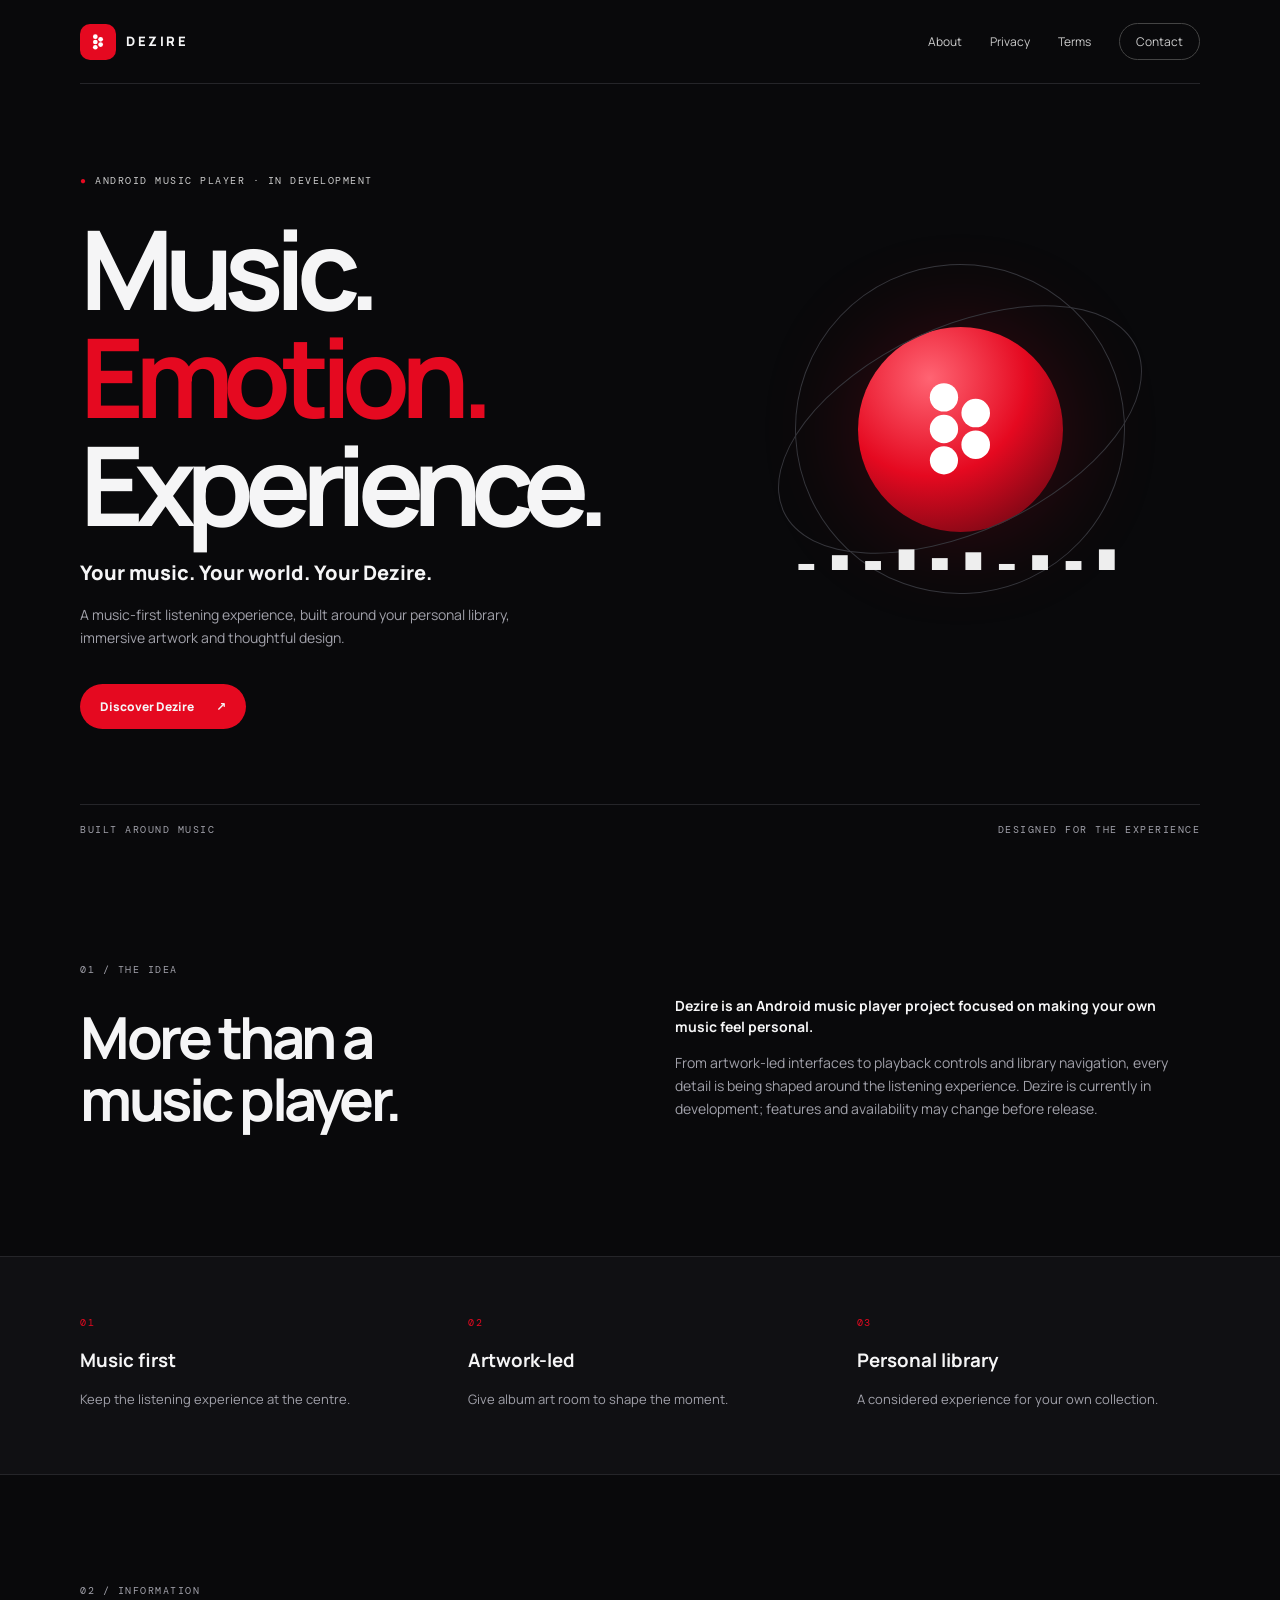
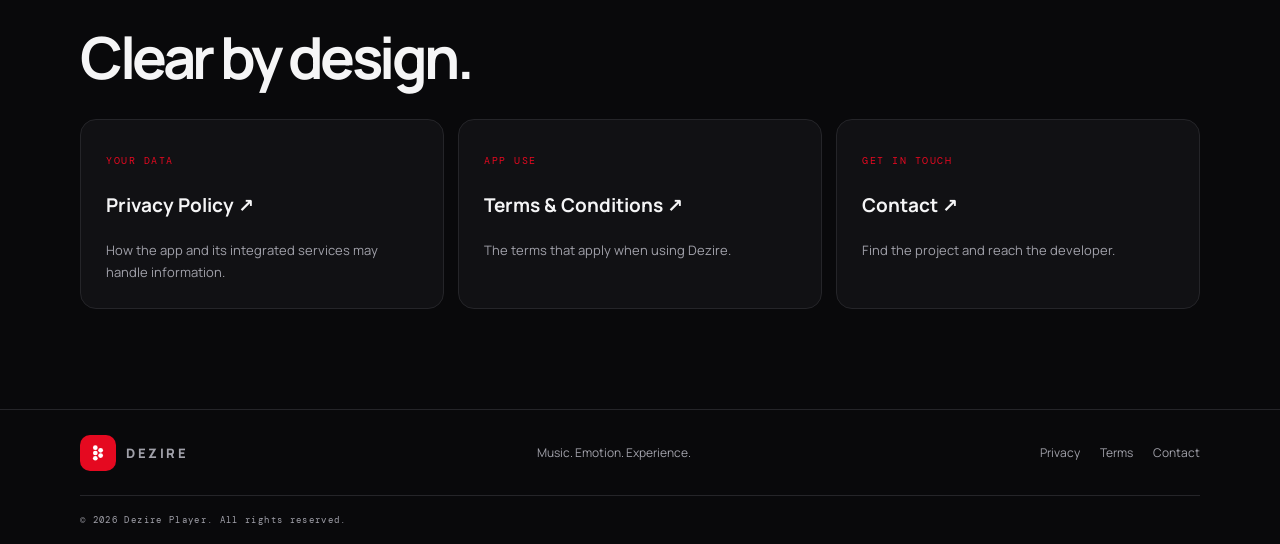
<file: website/index.html>
<!doctype html>
<html lang="en">
<head>
<meta charset="utf-8">
<meta name="viewport" content="width=device-width,initial-scale=1">
<meta name="theme-color" content="#09090b">
<meta name="description" content="Dezire — a music-first Android player.">
<title>Dezire — Music. Emotion. Experience.</title>
<link rel="stylesheet" href="styles.css">
</head>
<body>
<header class="nav wrap">
  <a class="brand" href="./"><img class="brand-logo" src="dezire-logo.svg" alt=""> DEZIRE</a>
  <nav><a href="#about">About</a><a href="privacy.html">Privacy</a><a href="terms.html">Terms</a><a class="pill" href="contact.html">Contact</a></nav>
</header>
<main>
<section class="hero wrap">
  <div class="eyebrow">● ANDROID MUSIC PLAYER · IN DEVELOPMENT</div>
  <h1>Music.<br><em>Emotion.</em><br>Experience.</h1>
  <p class="tagline">Your music. Your world. Your Dezire.</p>
  <p class="muted intro">A music-first listening experience, built around your personal library, immersive artwork and thoughtful design.</p>
  <a class="button" href="#about">Discover Dezire <span>↗</span></a>
  <div class="visual">
    <div class="ring r1"></div><div class="ring r2"></div>
    <div class="disc"><img src="dezire-logo.svg" alt="Dezire logo"></div>
    <div class="bars">▂ ▅ ▃ ▇ ▄ ▆ ▂ ▅ ▃ ▇</div>
  </div>
  <div class="hero-foot"><span>BUILT AROUND MUSIC</span><span>DESIGNED FOR THE EXPERIENCE</span></div>
</section>
<section class="section wrap" id="about">
  <small>01 / THE IDEA</small>
  <div class="split"><h2>More than a<br>music player.</h2><div><p class="lead">Dezire is an Android music player project focused on making your own music feel personal.</p><p class="muted">From artwork-led interfaces to playback controls and library navigation, every detail is being shaped around the listening experience. Dezire is currently in development; features and availability may change before release.</p></div></div>
</section>
<section class="band"><div class="wrap features">
  <article><small>01</small><h3>Music first</h3><p>Keep the listening experience at the centre.</p></article>
  <article><small>02</small><h3>Artwork-led</h3><p>Give album art room to shape the moment.</p></article>
  <article><small>03</small><h3>Personal library</h3><p>A considered experience for your own collection.</p></article>
</div></section>
<section class="section wrap">
  <small>02 / INFORMATION</small><h2>Clear by design.</h2>
  <div class="cards">
    <a href="privacy.html"><small>YOUR DATA</small><h3>Privacy Policy ↗</h3><p>How the app and its integrated services may handle information.</p></a>
    <a href="terms.html"><small>APP USE</small><h3>Terms &amp; Conditions ↗</h3><p>The terms that apply when using Dezire.</p></a>
    <a href="contact.html"><small>GET IN TOUCH</small><h3>Contact ↗</h3><p>Find the project and reach the developer.</p></a>
  </div>
</section>
</main>
<footer>
  <div class="wrap foot"><a class="brand" href="./"><img class="brand-logo" src="dezire-logo.svg" alt=""> DEZIRE</a><span>Music. Emotion. Experience.</span><div><a href="privacy.html">Privacy</a><a href="terms.html">Terms</a><a href="contact.html">Contact</a></div></div>
  <div class="wrap copyright">© 2026 Dezire Player. All rights reserved.</div>
</footer>
</body>
</html>
</file>
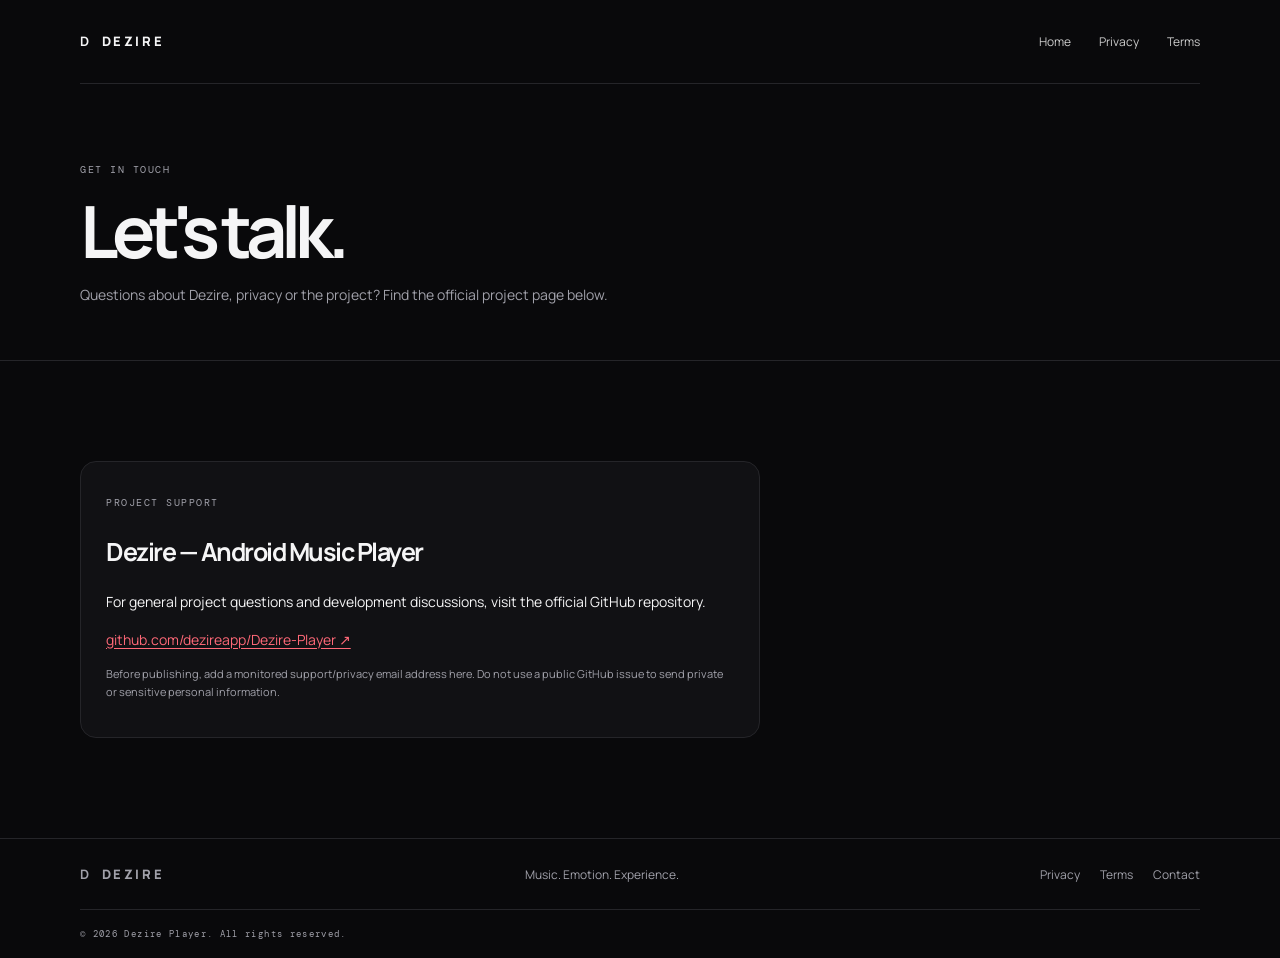
<file: website/contact.html>
<!doctype html>
<html lang="en"><head><meta charset="utf-8"><meta name="viewport" content="width=device-width,initial-scale=1"><meta name="theme-color" content="#09090b"><title>Contact — Dezire</title><link rel="stylesheet" href="styles.css"></head>
<body><header class="nav wrap"><a class="brand" href="./"><b>D</b> DEZIRE</a><nav><a href="./">Home</a><a href="privacy.html">Privacy</a><a href="terms.html">Terms</a></nav></header>
<header class="legal-head"><div class="wrap"><small>GET IN TOUCH</small><h1>Let's talk.</h1><p>Questions about Dezire, privacy or the project? Find the official project page below.</p></div></header>
<section class="wrap section"><div class="contact-box"><small>PROJECT SUPPORT</small><h2>Dezire — Android Music Player</h2><p>For general project questions and development discussions, visit the official GitHub repository.</p><p><a href="https://github.com/dezireapp/Dezire-Player" target="_blank" rel="noopener">github.com/dezireapp/Dezire-Player ↗</a></p><p class="muted tiny">Before publishing, add a monitored support/privacy email address here. Do not use a public GitHub issue to send private or sensitive personal information.</p></div></section>
<footer><div class="wrap foot"><a class="brand" href="./"><b>D</b> DEZIRE</a><span>Music. Emotion. Experience.</span><div><a href="privacy.html">Privacy</a><a href="terms.html">Terms</a><a href="contact.html">Contact</a></div></div><div class="wrap copyright">© 2026 Dezire Player. All rights reserved.</div></footer></body></html>
</file>
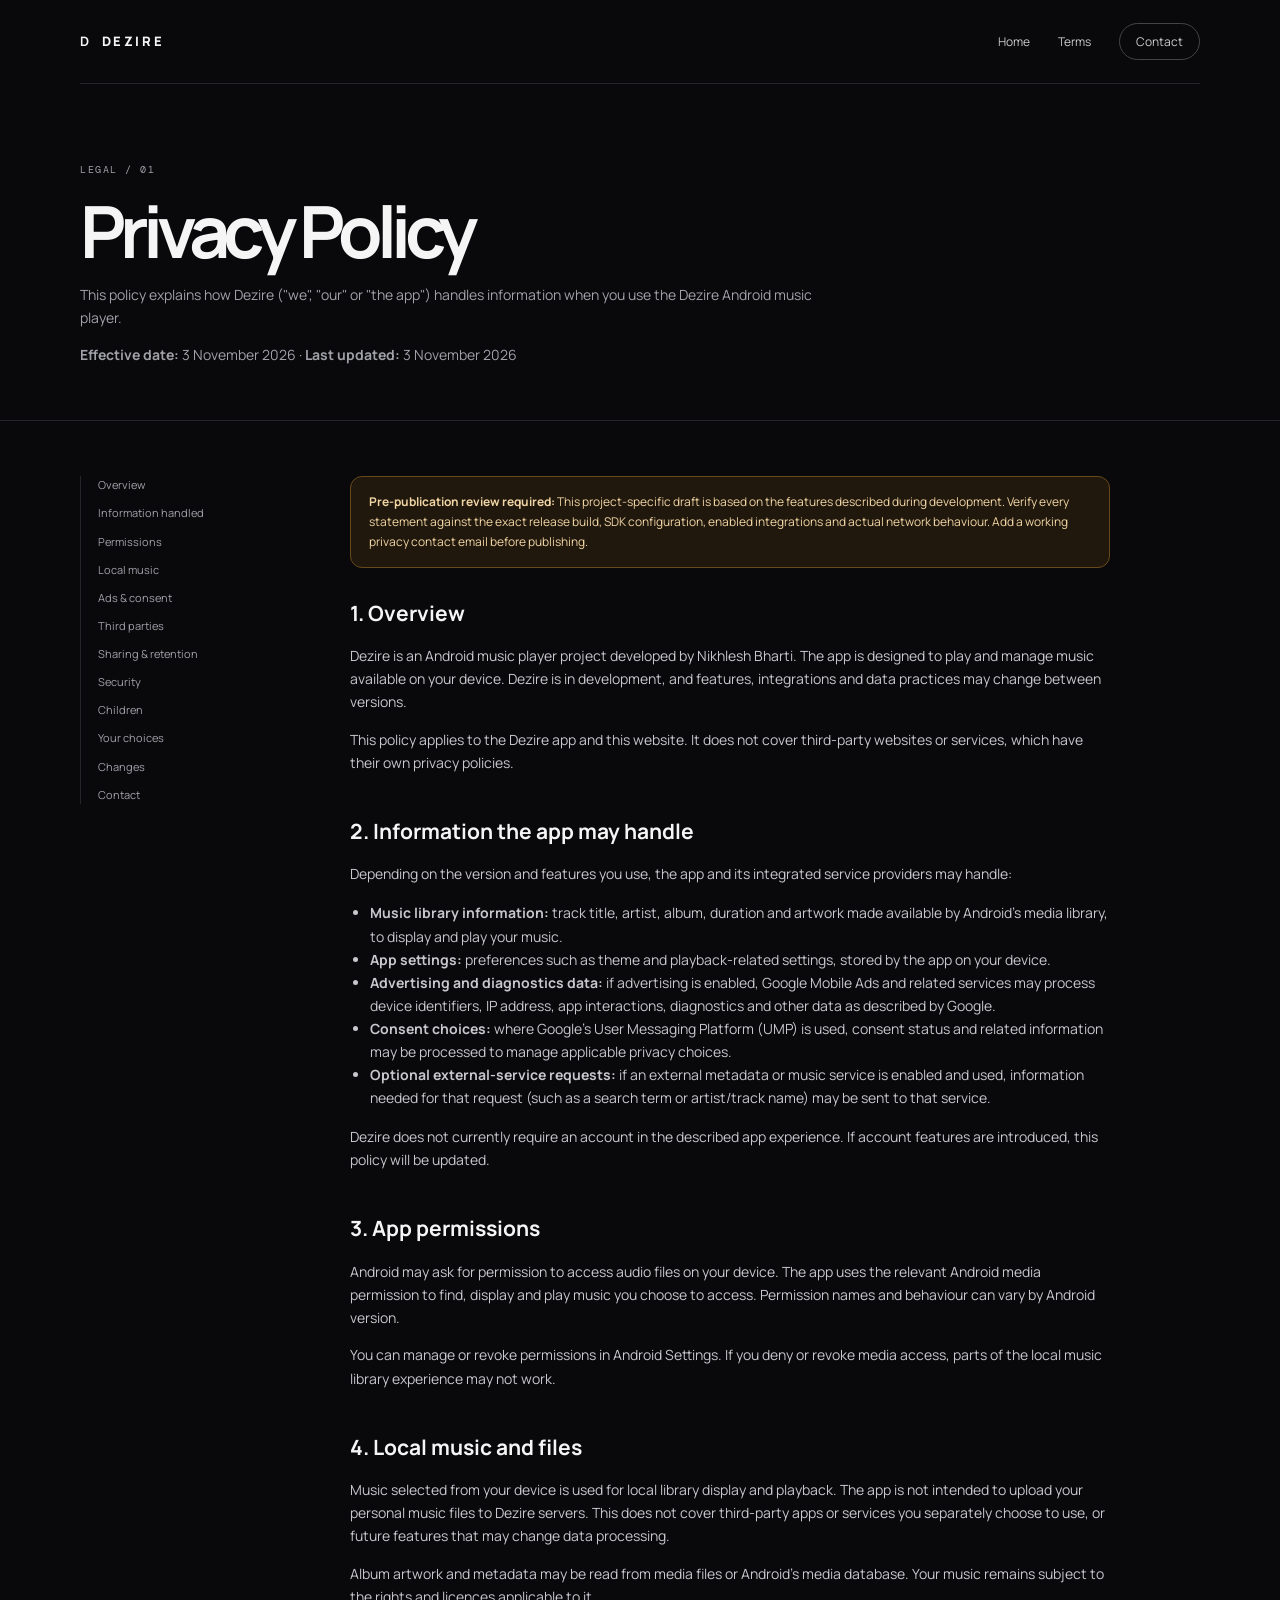
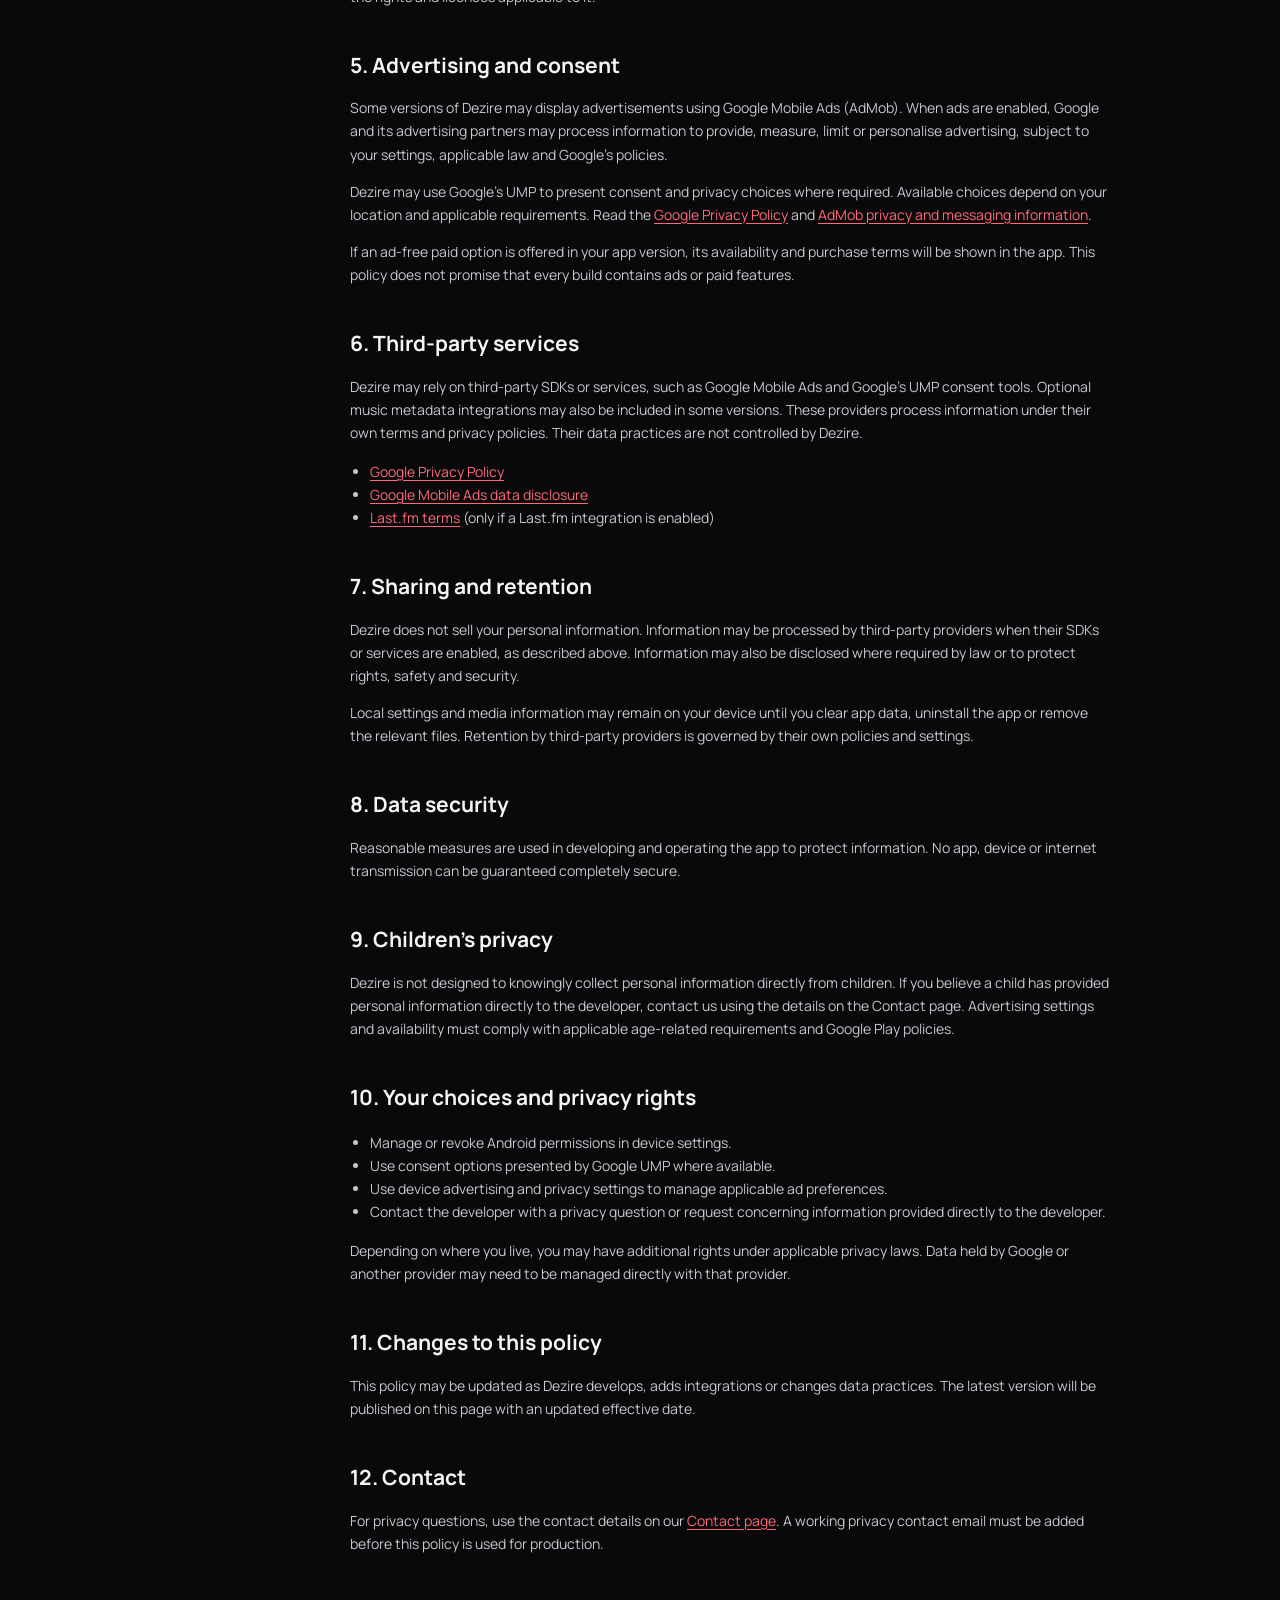
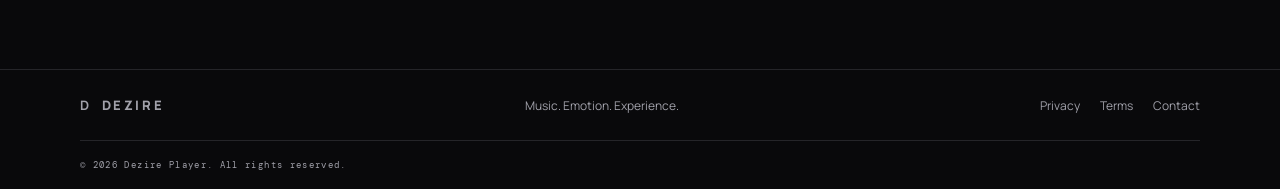
<file: website/privacy.html>
<!doctype html>
<html lang="en"><head><meta charset="utf-8"><meta name="viewport" content="width=device-width,initial-scale=1"><meta name="theme-color" content="#09090b"><title>Privacy Policy — Dezire</title><link rel="stylesheet" href="styles.css"></head>
<body><header class="nav wrap"><a class="brand" href="./"><b>D</b> DEZIRE</a><nav><a href="./">Home</a><a href="terms.html">Terms</a><a class="pill" href="contact.html">Contact</a></nav></header>
<header class="legal-head"><div class="wrap"><small>LEGAL / 01</small><h1>Privacy Policy</h1><p>This policy explains how Dezire ("we", "our" or "the app") handles information when you use the Dezire Android music player.</p><p><strong>Effective date:</strong> 3 November 2026 · <strong>Last updated:</strong> 3 November 2026</p></div></header>
<div class="wrap legal"><aside><a href="#overview">Overview</a><a href="#data">Information handled</a><a href="#permissions">Permissions</a><a href="#local">Local music</a><a href="#ads">Ads &amp; consent</a><a href="#third">Third parties</a><a href="#sharing">Sharing &amp; retention</a><a href="#security">Security</a><a href="#children">Children</a><a href="#rights">Your choices</a><a href="#changes">Changes</a><a href="#contact">Contact</a></aside><article>
<div class="notice"><strong>Pre-publication review required:</strong> This project-specific draft is based on the features described during development. Verify every statement against the exact release build, SDK configuration, enabled integrations and actual network behaviour. Add a working privacy contact email before publishing.</div>
<h2 id="overview">1. Overview</h2><p>Dezire is an Android music player project developed by Nikhlesh Bharti. The app is designed to play and manage music available on your device. Dezire is in development, and features, integrations and data practices may change between versions.</p><p>This policy applies to the Dezire app and this website. It does not cover third-party websites or services, which have their own privacy policies.</p>
<h2 id="data">2. Information the app may handle</h2><p>Depending on the version and features you use, the app and its integrated service providers may handle:</p><ul><li><strong>Music library information:</strong> track title, artist, album, duration and artwork made available by Android's media library, to display and play your music.</li><li><strong>App settings:</strong> preferences such as theme and playback-related settings, stored by the app on your device.</li><li><strong>Advertising and diagnostics data:</strong> if advertising is enabled, Google Mobile Ads and related services may process device identifiers, IP address, app interactions, diagnostics and other data as described by Google.</li><li><strong>Consent choices:</strong> where Google's User Messaging Platform (UMP) is used, consent status and related information may be processed to manage applicable privacy choices.</li><li><strong>Optional external-service requests:</strong> if an external metadata or music service is enabled and used, information needed for that request (such as a search term or artist/track name) may be sent to that service.</li></ul><p>Dezire does not currently require an account in the described app experience. If account features are introduced, this policy will be updated.</p>
<h2 id="permissions">3. App permissions</h2><p>Android may ask for permission to access audio files on your device. The app uses the relevant Android media permission to find, display and play music you choose to access. Permission names and behaviour can vary by Android version.</p><p>You can manage or revoke permissions in Android Settings. If you deny or revoke media access, parts of the local music library experience may not work.</p>
<h2 id="local">4. Local music and files</h2><p>Music selected from your device is used for local library display and playback. The app is not intended to upload your personal music files to Dezire servers. This does not cover third-party apps or services you separately choose to use, or future features that may change data processing.</p><p>Album artwork and metadata may be read from media files or Android's media database. Your music remains subject to the rights and licences applicable to it.</p>
<h2 id="ads">5. Advertising and consent</h2><p>Some versions of Dezire may display advertisements using Google Mobile Ads (AdMob). When ads are enabled, Google and its advertising partners may process information to provide, measure, limit or personalise advertising, subject to your settings, applicable law and Google's policies.</p><p>Dezire may use Google's UMP to present consent and privacy choices where required. Available choices depend on your location and applicable requirements. Read the <a href="https://policies.google.com/privacy" target="_blank" rel="noopener">Google Privacy Policy</a> and <a href="https://support.google.com/admob/answer/10113207" target="_blank" rel="noopener">AdMob privacy and messaging information</a>.</p><p>If an ad-free paid option is offered in your app version, its availability and purchase terms will be shown in the app. This policy does not promise that every build contains ads or paid features.</p>
<h2 id="third">6. Third-party services</h2><p>Dezire may rely on third-party SDKs or services, such as Google Mobile Ads and Google's UMP consent tools. Optional music metadata integrations may also be included in some versions. These providers process information under their own terms and privacy policies. Their data practices are not controlled by Dezire.</p><ul><li><a href="https://policies.google.com/privacy" target="_blank" rel="noopener">Google Privacy Policy</a></li><li><a href="https://developers.google.com/admob/android/privacy/play-data-disclosure" target="_blank" rel="noopener">Google Mobile Ads data disclosure</a></li><li><a href="https://www.last.fm/legal/terms" target="_blank" rel="noopener">Last.fm terms</a> (only if a Last.fm integration is enabled)</li></ul>
<h2 id="sharing">7. Sharing and retention</h2><p>Dezire does not sell your personal information. Information may be processed by third-party providers when their SDKs or services are enabled, as described above. Information may also be disclosed where required by law or to protect rights, safety and security.</p><p>Local settings and media information may remain on your device until you clear app data, uninstall the app or remove the relevant files. Retention by third-party providers is governed by their own policies and settings.</p>
<h2 id="security">8. Data security</h2><p>Reasonable measures are used in developing and operating the app to protect information. No app, device or internet transmission can be guaranteed completely secure.</p>
<h2 id="children">9. Children's privacy</h2><p>Dezire is not designed to knowingly collect personal information directly from children. If you believe a child has provided personal information directly to the developer, contact us using the details on the Contact page. Advertising settings and availability must comply with applicable age-related requirements and Google Play policies.</p>
<h2 id="rights">10. Your choices and privacy rights</h2><ul><li>Manage or revoke Android permissions in device settings.</li><li>Use consent options presented by Google UMP where available.</li><li>Use device advertising and privacy settings to manage applicable ad preferences.</li><li>Contact the developer with a privacy question or request concerning information provided directly to the developer.</li></ul><p>Depending on where you live, you may have additional rights under applicable privacy laws. Data held by Google or another provider may need to be managed directly with that provider.</p>
<h2 id="changes">11. Changes to this policy</h2><p>This policy may be updated as Dezire develops, adds integrations or changes data practices. The latest version will be published on this page with an updated effective date.</p>
<h2 id="contact">12. Contact</h2><p>For privacy questions, use the contact details on our <a href="contact.html">Contact page</a>. A working privacy contact email must be added before this policy is used for production.</p>
</article></div>
<footer><div class="wrap foot"><a class="brand" href="./"><b>D</b> DEZIRE</a><span>Music. Emotion. Experience.</span><div><a href="privacy.html">Privacy</a><a href="terms.html">Terms</a><a href="contact.html">Contact</a></div></div><div class="wrap copyright">© 2026 Dezire Player. All rights reserved.</div></footer></body></html>
</file>
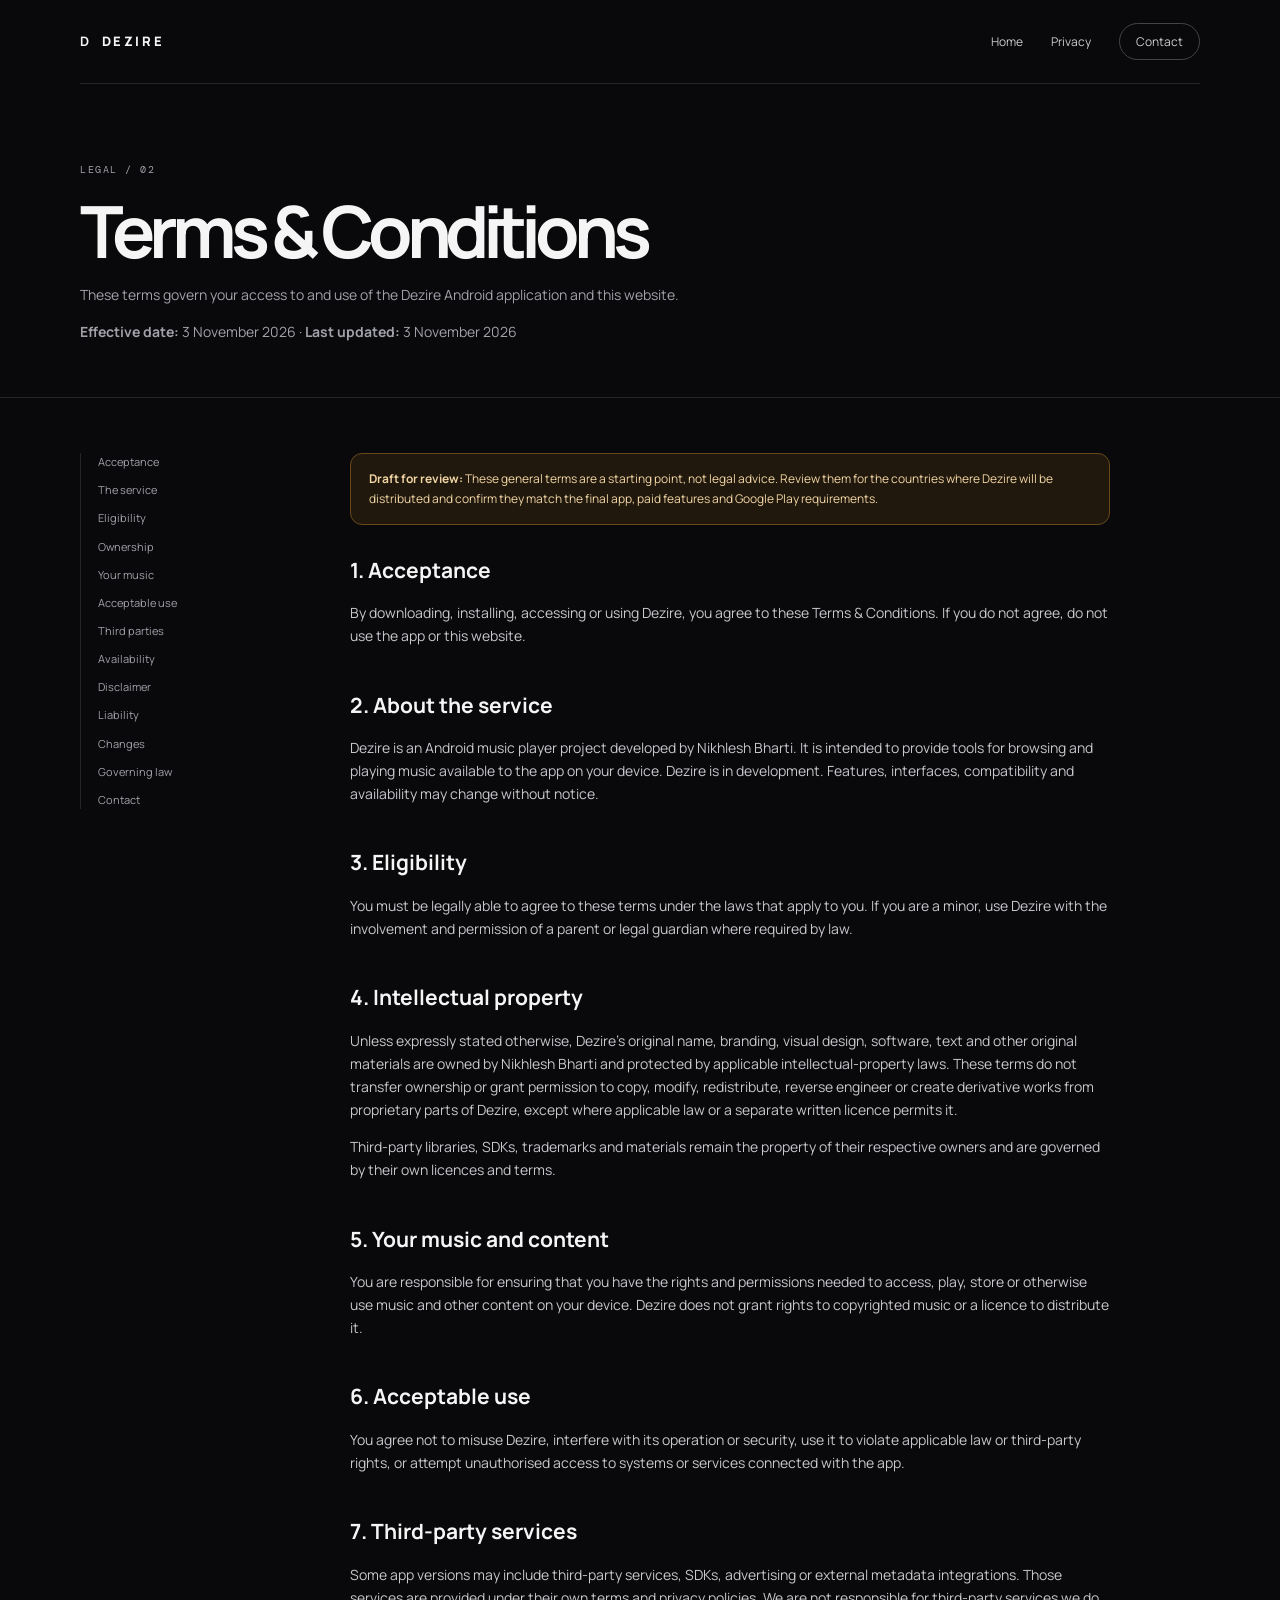
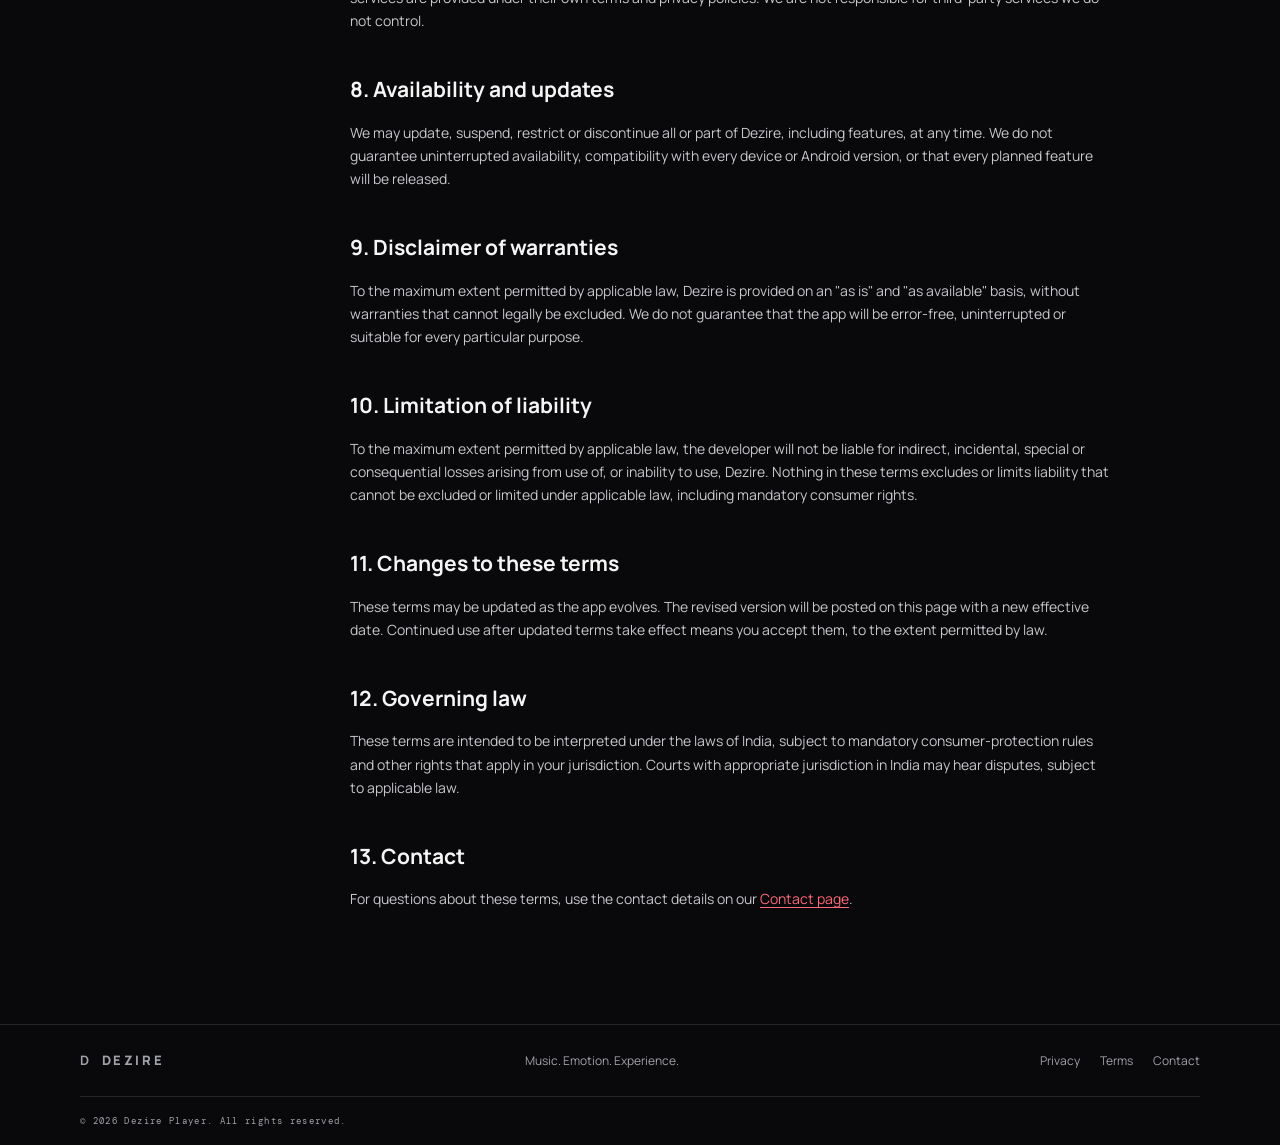
<file: website/terms.html>
<!doctype html>
<html lang="en"><head><meta charset="utf-8"><meta name="viewport" content="width=device-width,initial-scale=1"><meta name="theme-color" content="#09090b"><title>Terms &amp; Conditions — Dezire</title><link rel="stylesheet" href="styles.css"></head>
<body><header class="nav wrap"><a class="brand" href="./"><b>D</b> DEZIRE</a><nav><a href="./">Home</a><a href="privacy.html">Privacy</a><a class="pill" href="contact.html">Contact</a></nav></header>
<header class="legal-head"><div class="wrap"><small>LEGAL / 02</small><h1>Terms &amp; Conditions</h1><p>These terms govern your access to and use of the Dezire Android application and this website.</p><p><strong>Effective date:</strong> 3 November 2026 · <strong>Last updated:</strong> 3 November 2026</p></div></header>
<div class="wrap legal"><aside><a href="#accept">Acceptance</a><a href="#service">The service</a><a href="#eligible">Eligibility</a><a href="#ip">Ownership</a><a href="#music">Your music</a><a href="#use">Acceptable use</a><a href="#third">Third parties</a><a href="#availability">Availability</a><a href="#warranty">Disclaimer</a><a href="#liability">Liability</a><a href="#changes">Changes</a><a href="#law">Governing law</a><a href="#contact">Contact</a></aside><article>
<div class="notice"><strong>Draft for review:</strong> These general terms are a starting point, not legal advice. Review them for the countries where Dezire will be distributed and confirm they match the final app, paid features and Google Play requirements.</div>
<h2 id="accept">1. Acceptance</h2><p>By downloading, installing, accessing or using Dezire, you agree to these Terms &amp; Conditions. If you do not agree, do not use the app or this website.</p>
<h2 id="service">2. About the service</h2><p>Dezire is an Android music player project developed by Nikhlesh Bharti. It is intended to provide tools for browsing and playing music available to the app on your device. Dezire is in development. Features, interfaces, compatibility and availability may change without notice.</p>
<h2 id="eligible">3. Eligibility</h2><p>You must be legally able to agree to these terms under the laws that apply to you. If you are a minor, use Dezire with the involvement and permission of a parent or legal guardian where required by law.</p>
<h2 id="ip">4. Intellectual property</h2><p>Unless expressly stated otherwise, Dezire's original name, branding, visual design, software, text and other original materials are owned by Nikhlesh Bharti and protected by applicable intellectual-property laws. These terms do not transfer ownership or grant permission to copy, modify, redistribute, reverse engineer or create derivative works from proprietary parts of Dezire, except where applicable law or a separate written licence permits it.</p><p>Third-party libraries, SDKs, trademarks and materials remain the property of their respective owners and are governed by their own licences and terms.</p>
<h2 id="music">5. Your music and content</h2><p>You are responsible for ensuring that you have the rights and permissions needed to access, play, store or otherwise use music and other content on your device. Dezire does not grant rights to copyrighted music or a licence to distribute it.</p>
<h2 id="use">6. Acceptable use</h2><p>You agree not to misuse Dezire, interfere with its operation or security, use it to violate applicable law or third-party rights, or attempt unauthorised access to systems or services connected with the app.</p>
<h2 id="third">7. Third-party services</h2><p>Some app versions may include third-party services, SDKs, advertising or external metadata integrations. Those services are provided under their own terms and privacy policies. We are not responsible for third-party services we do not control.</p>
<h2 id="availability">8. Availability and updates</h2><p>We may update, suspend, restrict or discontinue all or part of Dezire, including features, at any time. We do not guarantee uninterrupted availability, compatibility with every device or Android version, or that every planned feature will be released.</p>
<h2 id="warranty">9. Disclaimer of warranties</h2><p>To the maximum extent permitted by applicable law, Dezire is provided on an "as is" and "as available" basis, without warranties that cannot legally be excluded. We do not guarantee that the app will be error-free, uninterrupted or suitable for every particular purpose.</p>
<h2 id="liability">10. Limitation of liability</h2><p>To the maximum extent permitted by applicable law, the developer will not be liable for indirect, incidental, special or consequential losses arising from use of, or inability to use, Dezire. Nothing in these terms excludes or limits liability that cannot be excluded or limited under applicable law, including mandatory consumer rights.</p>
<h2 id="changes">11. Changes to these terms</h2><p>These terms may be updated as the app evolves. The revised version will be posted on this page with a new effective date. Continued use after updated terms take effect means you accept them, to the extent permitted by law.</p>
<h2 id="law">12. Governing law</h2><p>These terms are intended to be interpreted under the laws of India, subject to mandatory consumer-protection rules and other rights that apply in your jurisdiction. Courts with appropriate jurisdiction in India may hear disputes, subject to applicable law.</p>
<h2 id="contact">13. Contact</h2><p>For questions about these terms, use the contact details on our <a href="contact.html">Contact page</a>.</p>
</article></div>
<footer><div class="wrap foot"><a class="brand" href="./"><b>D</b> DEZIRE</a><span>Music. Emotion. Experience.</span><div><a href="privacy.html">Privacy</a><a href="terms.html">Terms</a><a href="contact.html">Contact</a></div></div><div class="wrap copyright">© 2026 Dezire Player. All rights reserved.</div></footer></body></html>
</file>
<file: website/styles.css>
@import url('https://fonts.googleapis.com/css2?family=DM+Mono:wght@400;500&family=Manrope:wght@400;500;600;700;800&display=swap');
:root{color-scheme:dark;--bg:#09090b;--panel:#111114;--line:#252529;--text:#f5f5f6;--muted:#a1a1aa;--red:#e50920;--max:1120px}
*{box-sizing:border-box}html{scroll-behavior:smooth}body{margin:0;background:var(--bg);color:var(--text);font-family:Manrope,system-ui,sans-serif;line-height:1.65}a{color:inherit;text-decoration:none}
.wrap{width:min(var(--max),calc(100% - 48px));margin:auto}
.nav{height:84px;display:flex;align-items:center;justify-content:space-between;border-bottom:1px solid var(--line)}
.brand{display:flex;align-items:center;gap:10px;font-size:13px;font-weight:800;letter-spacing:.2em}
.brand-logo{display:block;width:36px;height:36px;padding:5px 8px;object-fit:contain;background:var(--red);border-radius:10px}
.nav nav{display:flex;gap:28px;align-items:center;font-size:12px;color:#ccc}.nav nav a:hover,footer a:hover{color:white}.pill{border:1px solid #444;border-radius:99px;padding:8px 16px}
.hero{min-height:690px;padding-top:90px;position:relative;overflow:hidden}.eyebrow,small,.hero-foot,.copyright{font:10px 'DM Mono',monospace;letter-spacing:.15em;color:var(--muted)}.eyebrow{color:#ccc}.eyebrow:first-letter{color:var(--red)}
h1{font-size:clamp(64px,9vw,110px);line-height:.98;letter-spacing:-.085em;margin:28px 0 18px;position:relative;z-index:2}.hero h1 em{font-style:normal;color:var(--red)}
.tagline{font-weight:800;font-size:20px;margin:0}.muted{color:var(--muted)}.intro{max-width:430px;font-size:14px}
.button{display:inline-flex;gap:22px;background:var(--red);padding:13px 20px;border-radius:99px;font-size:12px;font-weight:800;margin-top:20px}
.visual{position:absolute;right:20px;top:125px;width:440px;height:440px;display:grid;place-items:center}
.ring{position:absolute;border:1px solid #35353b;border-radius:50%;transform:rotate(-25deg)}.r1{width:390px;height:205px}.r2{width:330px;height:330px}
.disc{width:205px;height:205px;border-radius:50%;display:grid;place-items:center;background:radial-gradient(circle at 35% 25%,#ff6473,#e50920 48%,#4d0710);box-shadow:0 0 100px #e5092038}
.disc img{display:block;width:auto;height:132px;max-width:120px;object-fit:contain}
.bars{position:absolute;bottom:75px;letter-spacing:7px;color:#eee;font-size:20px}
.hero-foot{display:flex;justify-content:space-between;border-top:1px solid var(--line);padding:18px 0;margin-top:75px}
.section{padding-block:100px}.split{display:grid;grid-template-columns:1fr 1fr;gap:70px}.section h2{font-size:clamp(40px,5vw,58px);line-height:1.08;letter-spacing:-.06em;margin:25px 0}.lead{font-size:21px;font-weight:700;line-height:1.5}.section p{font-size:14px}
.band{background:#101013;border-block:1px solid var(--line)}.features{display:grid;grid-template-columns:repeat(3,1fr);gap:45px;padding-block:50px}.features small,.cards small{color:var(--red)}.features h3{margin:12px 0 5px}.features p,.cards p{font-size:13px;color:var(--muted)}
.cards{display:grid;grid-template-columns:repeat(3,1fr);gap:14px;margin-top:30px}.cards>a,.contact-box{background:var(--panel);border:1px solid var(--line);border-radius:16px;padding:25px}.cards>a:hover{border-color:#777;transform:translateY(-2px)}.cards h3{font-size:19px}.cards p{margin-bottom:0}
footer{border-top:1px solid var(--line);padding:25px 0 18px}.foot{display:flex;align-items:center;justify-content:space-between;gap:20px;font-size:12px;color:var(--muted)}.foot>div{display:flex;gap:20px}.copyright{border-top:1px solid var(--line);padding-top:18px;margin-top:24px;font-size:9px}
.legal-head{padding:70px 0 40px;border-bottom:1px solid var(--line)}.legal-head h1{font-size:clamp(42px,7vw,72px);margin:16px 0}.legal-head p{max-width:760px;color:var(--muted);font-size:14px}
.legal{display:grid;grid-template-columns:210px 1fr;gap:60px;padding-block:55px 100px}.legal aside{position:sticky;top:25px;align-self:start;border-left:1px solid var(--line);padding-left:17px;display:grid;gap:10px}.legal aside a{font-size:11px;color:var(--muted)}.legal article{max-width:760px}.legal h2{font-size:21px;margin:40px 0 8px}.legal h2:first-of-type{margin-top:0}.legal p,.legal li{font-size:14px;color:#c7c7cc}.legal ul{padding-left:20px}.legal article a,.contact-box a{color:#ff6978;text-decoration:underline;text-underline-offset:3px}
.notice{padding:15px 18px;border:1px solid #69491c;background:#21180d;border-radius:12px;color:#f1d5a4;font-size:12px;margin-bottom:28px}.contact-box{max-width:680px}.contact-box h2{font-size:25px}.tiny{font-size:11px!important}
@media(max-width:800px){.hero{min-height:760px;padding-top:60px}.visual{top:390px;right:50%;transform:translateX(50%) scale(.75);transform-origin:top center}.split,.legal{grid-template-columns:1fr;gap:20px}.features,.cards{grid-template-columns:1fr}.legal aside{position:static;grid-template-columns:repeat(2,1fr)}.foot{flex-wrap:wrap}.foot>span{display:none}.foot>div{width:100%}}
@media(max-width:520px){.wrap{width:calc(100% - 34px)}.nav{height:70px}.nav nav{gap:12px;font-size:10px}.nav nav a:first-child{display:none}.pill{padding:7px 10px}.hero h1{font-size:65px}.visual{top:390px;transform:translateX(50%) scale(.64)}.hero-foot{font-size:8px}.section{padding-block:70px}.legal-head{padding-top:50px}.legal{padding-top:35px}.foot{font-size:10px}}
</file>
